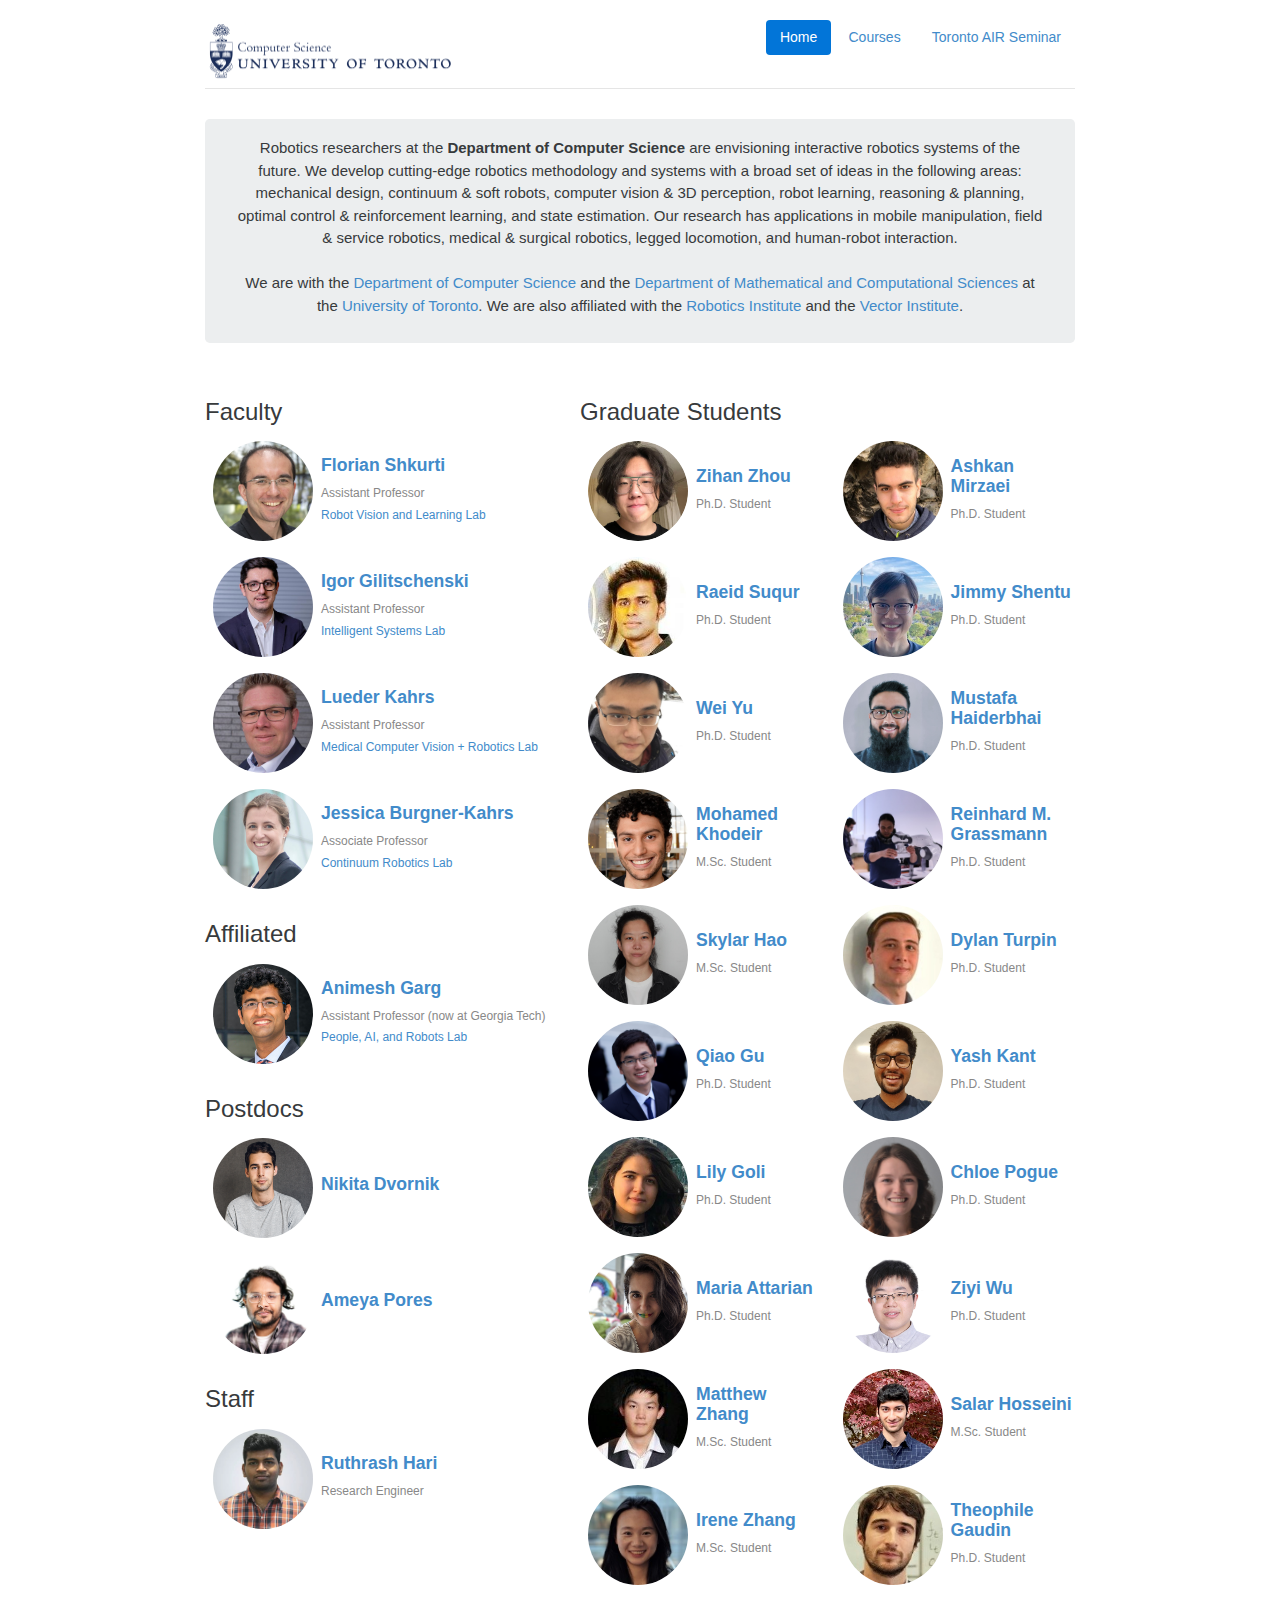
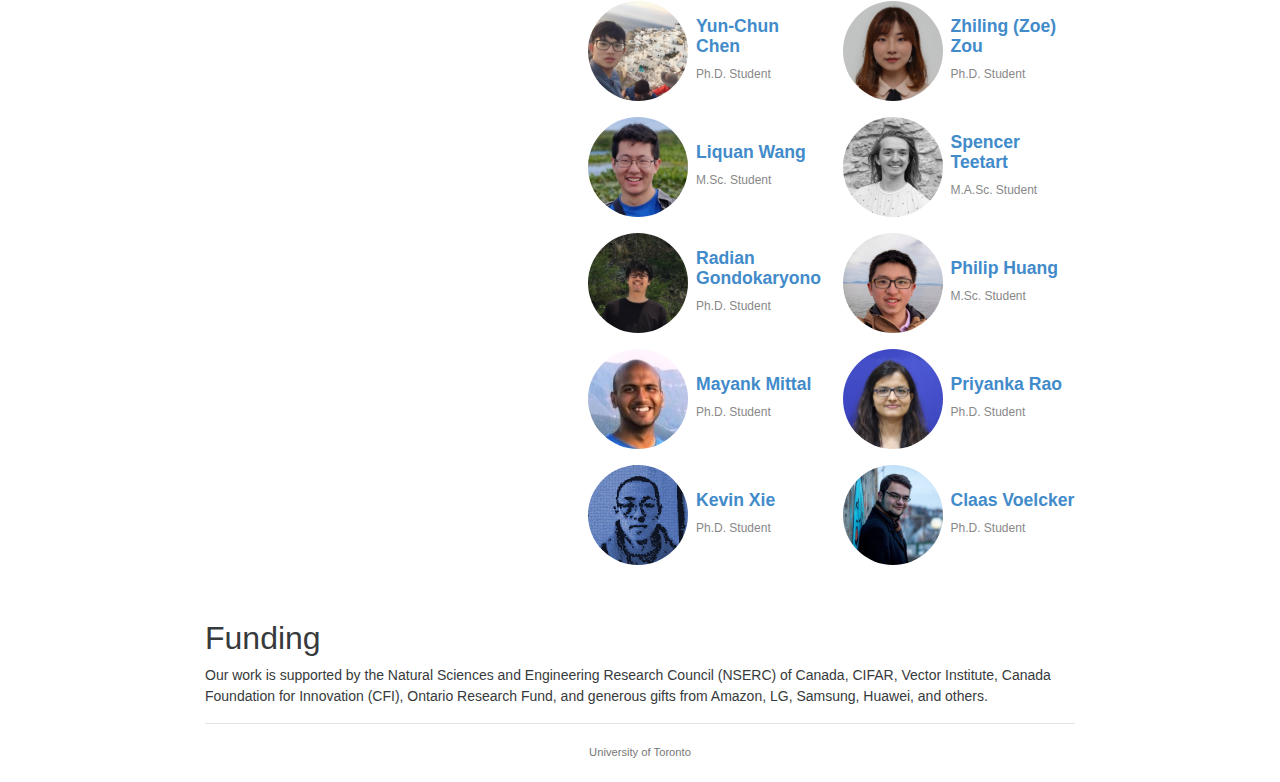
<file: index.html>
<!DOCTYPE html>
<html>

<head>
	<meta charset="utf-8">
	<title>UofT CS Robotics Group</title>
	<meta name="viewport" content="width=device-width, initial-scale=1.0">
	<link href="css/bootstrap.min.css" rel="stylesheet">
	<link href="css/sampa.css" rel="stylesheet">
	<link rel="alternate" type="application/atom+xml" title="Atom" href="blog/blog.xml">
	<link rel="stylesheet" href="https://maxcdn.bootstrapcdn.com/font-awesome/4.4.0/css/font-awesome.min.css">
	<link rel="shortcut icon" href="img/favicon.ico" type="image/vnd.microsoft.icon">
</head>

<body>

	<div class="container">
		<div class="header">
			<a href="https://robotics.cs.toronto.edu/">
				<img src="img/uoft-dcs-logo.png" srcset="img/uoft-dcs-logo.png 2x" alt="UofT DCS" id="logo">
			</a>

			<ul class="nav nav-pills pull-right">
				<li class="nav-item">
					<a class="nav-link active" href="index.html">
						Home
					</a>
				</li>
				<li class="nav-item">
					<a class="nav-link " href="courses.html">
						Courses
					</a>
				</li>
				<li class="nav-item">
					<!-- <a class="nav-link " href="reading_group.html"> -->
						<!-- temporary -->
						<a class="nav-link " href="https://robotics.cs.toronto.edu/toronto-air/">
					Toronto AIR Seminar
					</a>
				</li>
			</ul>

		</div>

		<div class="content">
			<div class="jumbotron">
				<p>					
					Robotics researchers at the <b>Department of Computer Science</b> are envisioning interactive robotics systems of the future. 
					We develop cutting-edge robotics methodology and systems with a broad set of ideas in the following areas:  mechanical design, continuum &amp; soft robots, computer vision &amp; 3D perception, robot learning, reasoning &amp; planning, optimal control &amp; reinforcement learning, and state estimation. Our research has applications in mobile manipulation, field &amp; service robotics, medical &amp; surgical robotics, legged locomotion, and human-robot interaction. 
					<br>
					<br>
					We are with the <a href="http://www.cs.toronto.edu/">Department of Computer Science</a> and the <a href="https://www.utm.utoronto.ca/math-cs-stats/home">Department of Mathematical and Computational Sciences</a> at the <a
					href="http://www.cs.toronto.edu/">University of Toronto</a>.
					We are also affiliated with the <a href="https://robotics.utoronto.ca/">Robotics Institute</a> and the <a href="https://vectorinstitute.ai/">Vector Institute</a>.
				</p>
			</div>

			<div class="row">
				<div class="col-md-5">

					<h3>Faculty</h3>
					<ul class="people faculty">
						<li>
							<a href="https://www.cs.toronto.edu/~jbk/">
								<img class="img-circle profile" src="img/people/jbk.png" />
							</a>
							<div class="person">
								<a href="https://www.cs.toronto.edu/~jbk/">
									<h4>Jessica Burgner-Kahrs</h4>
								</a>
								<p class="bio">Associate Professor <br /> <a href="https://crl.utm.utoronto.ca/">Continuum Robotics
								Lab</a></p>
							</div>
						</li>

						<li>
							<a href="http://www.cs.toronto.edu/~florian/">
								<img class="img-circle profile" src="img/people/florian.jpg" />
							</a>
							<div class="person">
								<a href="http://www.cs.toronto.edu/~florian/">
									<h4>Florian Shkurti</h4>
								</a>
								<p class="bio">Assistant Professor <br /> <a href="https://rvl.cs.toronto.edu">Robot Vision and Learning
								Lab</a></p>
							</div>
						</li>

						<li>
							<a href="https://www.gilitschenski.org/igor/">
								<img class="img-circle profile" src="img/people/igor.jpg" />
							</a>
							<div class="person">
								<a href="https://www.gilitschenski.org/igor/">
									<h4>Igor Gilitschenski</h4>
								</a>
								<p class="bio">Assistant Professor <br /> <a
									href="https://www.gilitschenski.org/igor/">Intelligent Systems Lab</a></p>
								</div>
							</li>

							<li>
								<a href="https://www.cs.toronto.edu/~lakahrs/">
									<img class="img-circle profile" src="img/people/lak.jpg" />
								</a>
								<div class="person">
									<a href="https://www.cs.toronto.edu/~lakahrs/">
										<h4>Lueder Kahrs</h4>
									</a>
									<p class="bio">Assistant Professor <br /> <a href="https://www.cs.toronto.edu/~lakahrs/">Medical
									Computer Vision + Robotics Lab</a></p>
								</div>
							</li>
						</ul>



						<h3>Affiliated</h3>
						<ul class="people postdoc">
							<li>
								<a href="https://animesh.garg.tech/">
									<img class="img-circle profile" src="img/people/garg.jpg" />
								</a>
								<div class="person">
									<a href="https://animesh.garg.tech/">
										<h4>Animesh Garg</h4>
									</a>
									<p class="bio">Assistant Professor (now at Georgia Tech) <br /> <a href="https://animesh.garg.tech/">People, AI, and Robots
									Lab</a></p>
								</div>
							</li>
						</ul>

						<h3>Postdocs</h3>
						<ul class="people postdoc">


							<li>
								<a href="http://nikita.dvornik.me">
									<img class="img-circle profile" src="img/people/nikita.png" />

								</a>
								<div class="person">
									<a href="http://nikita.dvornik.me">
										<h4>Nikita Dvornik</h4>
									</a>
								</div>
							</li>

							<li>
								<a href="https://ameyapores.github.io/">
									<img class="img-circle profile" src="img/people/ameya.jpeg" />

								</a>
								<div class="person">
									<a href="https://ameyapores.github.io/">
										<h4>Ameya Pores</h4>
									</a>
								</div>
							</li>

							
						</ul>

						<h3>Staff</h3>
						<ul class="people staff">
							<li>
								<a href="https://ruthrashhari.wixsite.com/ruthrash">
									<img class="img-circle profile" src="img/people/Ruthrash-Hari.jpeg" />
								</a>
								<div class="person">
									<a href="https://ruthrashhari.wixsite.com/ruthrash">
										<h4>Ruthrash Hari</h4>
									</a>
									<p class="bio">Research Engineer</p>
								</div>
							</li>
						</ul>
					</div>


					<div class="col-md-7">
						<h3>Graduate Students</h3>
						<ul class="people grad" id="gradStudents">
							<li>
								<a href="https://jmattarian.com/ "><img class="img-circle profile" src="img/people/maria.jpg"/></a>
								<div class="person">
									<a href="https://jmattarian.com/ "><h4>Maria Attarian</h4></a>
									<p class="bio">Ph.D. Student </p>
								</div>
							</li>

							<li>
								<a href="https://yunchunchen.github.io"><img class="img-circle profile" src="img/people/yun-chun.jpg"/></a>
								<div class="person">
									<a href="https://yunchunchen.github.io"><h4>Yun-Chun Chen</h4></a>
									<p class="bio">Ph.D. Student </p>
								</div>
							</li>

							<li>
								<a href="https://ch.linkedin.com/in/th%C3%A9ophile-gaudin-a4a29381/"/><img class="img-circle profile" src="img/people/theophile.jpeg"/></a>
								<div class="person">
									<a href="https://ch.linkedin.com/in/th%C3%A9ophile-gaudin-a4a29381/"/><h4>Theophile Gaudin</h4></a>
									<p class="bio">Ph.D. Student </p>
								</div>
							</li>

							<li>
								<a href="https://lilygoli.github.io/"><img class="img-circle profile" src="img/people/lily.jpg"/></a>
								<div class="person">
									<a href="https://lilygoli.github.io/"><h4>Lily Goli</h4></a>
									<p class="bio">Ph.D. Student </p>
								</div>
							</li>

							<li>
								<a href="https://www.linkedin.com/in/radian-gondokaryono/"><img class="img-circle profile" src="img/people/radian.jpg"/></a>
								<div class="person">
									<a href="https://www.linkedin.com/in/radian-gondokaryono/"><h4>Radian Gondokaryono</h4></a>
									<p class="bio">Ph.D. Student </p>
								</div>
							</li>

							<li>
								<a href="https://reinhardgrassmann.github.io/"><img class="img-circle profile" src="img/people/reinhard.jpg"/></a>
								<div class="person">
									<a href="https://reinhardgrassmann.github.io/"><h4>Reinhard M. Grassmann</h4></a>
									<p class="bio">Ph.D. Student </p>
								</div>
							</li>

							<li>
								<a href="https://georgegu1997.github.io/"><img class="img-circle profile" src="img/people/qiaogu.png"/></a>
								<div class="person">
									<a href="https://georgegu1997.github.io/"><h4>Qiao Gu</h4></a>
									<p class="bio">Ph.D. Student </p>
								</div>
							</li>

							<li>
								<a href="https://mustafahdb.com"><img class="img-circle profile" src="img/people/mustafa.jpg"/></a>
								<div class="person">
									<a href="https://mustafahdb.com"><h4>Mustafa Haiderbhai</h4></a>
									<p class="bio">Ph.D. Student </p>
								</div>
							</li>

							<li>
								<a href=""><img class="img-circle profile" src="img/people/skylar.png"/></a>
								<div class="person">
									<a href=""><h4>Skylar Hao</h4></a>
									<p class="bio">M.Sc. Student </p>
								</div>
							</li>

							<li>
								<a href="https://salarios77.github.io/"><img class="img-circle profile" src="img/people/salar.jpg"/></a>
								<div class="person">
									<a href="https://salarios77.github.io/"><h4>Salar Hosseini</h4></a>
									<p class="bio">M.Sc. Student </p>
								</div>
							</li>

							<li>
								<a href="https://philip-huang.github.io/"><img class="img-circle profile" src="img/people/philip.jpg"/></a>
								<div class="person">
									<a href="https://philip-huang.github.io/"><h4>Philip Huang</h4></a>
									<p class="bio">M.Sc. Student </p>
								</div>
							</li>

							<li>
								<a href="https://yashkant.github.io/"><img class="img-circle profile" src="img/people/yash.jpg"/></a>
								<div class="person">
									<a href="https://yashkant.github.io/"><h4>Yash Kant</h4></a>
									<p class="bio">Ph.D. Student </p>
								</div>
							</li>  

							<li>
								<a href="https://khodeir.github.io"><img class="img-circle profile" src="img/people/mk.png"/></a>
								<div class="person">
									<a href="https://khodeir.github.io"><h4>Mohamed Khodeir</h4></a>
									<p class="bio">M.Sc. Student </p>
								</div>
							</li>

							<li>
								<a href="https://crl.utm.utoronto.ca/team/spencer_redux.html">
									<img class="img-circle profile" src="img/people/spencer.jpg"/></a>
								<div class="person">
									<a href="https://crl.utm.utoronto.ca/team/spencer_redux.html">
										<h4>Spencer Teetart</h4></a>
									<p class="bio">M.A.Sc. Student </p>
								</div>
							</li>

							<li>
								<a href="https://tisl.cs.toronto.edu/author/ashkan-mirzaei/">
								<img class="img-circle profile" src="img/people/ashkan.jpg"/>
								</a>
								<div class="person">
								<a href="https://tisl.cs.toronto.edu/author/ashkan-mirzaei/"><h4>Ashkan Mirzaei</h4></a>
								<p class="bio">Ph.D. Student </p>
								</div>
							</li>

							<li>
								<a href="https://mayankm96.github.io/">
									<img class="img-circle profile" src="img/people/mayank.jpeg"/>
								</a>
								<div class="person">
									<a href="https://mayankm96.github.io/"/>                  
									<h4>Mayank Mittal</h4>                
								</a>                
								<p class="bio">Ph.D. Student </p>
								</div>
							</li>
    
                            <li>
								<a href="https://crl.utm.utoronto.ca/team/chloe.html">
									<img class="img-circle profile" src="img/people/chloe.jpg"/>
								</a>
								<div class="person">
									<a href="https://crl.utm.utoronto.ca/team/chloe.html">
										<h4>Chloe Pogue</h4>
									</a>
									<p class="bio">Ph.D. Student </p>
								</div>
							</li>


							<li>
								<a href="https://crl.utm.utoronto.ca/team/priyanka.html">
									<img class="img-circle profile" src="img/people/priyanka.jpg"/>
								</a>
								<div class="person">
									<a href="https://crl.utm.utoronto.ca/team/priyanka.html">
										<h4>Priyanka Rao</h4>
									</a>
									<p class="bio">Ph.D. Student </p>
								</div>
							</li>

							<li>
								<a href="https://crl.utm.utoronto.ca/team/jimmy.html">
									<img class="img-circle profile" src="img/people/jimmy.jpeg"/>
								</a>
								<div class="person">
									<a href="https://crl.utm.utoronto.ca/team/jimmy.html">
										<h4>Jimmy Shentu</h4>
									</a>
									<p class="bio">Ph.D. Student </p>
								</div>
							</li>

							
							<li>
								<a href="https://www.cs.toronto.edu/~raeidsaqur/"/>
								<img class="img-circle profile" src="img/people/raeid.jpeg"/>
								</a>
								<div class="person">
								<a href="https://www.cs.toronto.edu/~raeidsaqur/"/> 
								<h4>Raeid Suqur</h4>
								</a>                
								<p class="bio">Ph.D. Student </p>
								</div>
							</li>

							<li>
								<a href="http://www.cs.toronto.edu/~dylanturpin/">
								<img class="img-circle profile" src="img/people/dylan.jpeg"/>
								</a>
								<div class="person">
								<a href="http://www.cs.toronto.edu/~dylanturpin/">
									<h4>Dylan Turpin</h4>
								</a>
								<p class="bio">Ph.D. Student </p>
								</div>
							</li>

							<li>
								<a href="https://cvoelcker.de/page/about/">
								<img class="img-circle profile" src="img/people/claas.jpg"/>
								</a>
								<div class="person">
								<a href="https://cvoelcker.de/page/about/">
									<h4>Claas Voelcker</h4>
								</a>
								<p class="bio">Ph.D. Student </p>
								</div>
							</li>

							<li>
								<a href="https://www.linkedin.com/in/liquan-wang-a37634196/?originalSubdomain=ca">
								<img class="img-circle profile" src="img/people/liquan.jpeg"/>
								</a>
								<div class="person">
								<a href="https://www.linkedin.com/in/liquan-wang-a37634196/?originalSubdomain=ca"/>
								<h4>Liquan Wang</h4>
								</a>
								<p class="bio">M.Sc. Student </p>
								</div>
							</li>

							<li>
								<a href="https://wuziyi616.github.io/">
								<img class="img-circle profile" src="img/people/ziyi.jpg"/>
								</a>
								<div class="person">
								<a href="https://wuziyi616.github.io/">
									<h4>Ziyi Wu</h4>
								</a>
								<p class="bio">Ph.D. Student </p>
								</div>
							</li>

							<li>
								<a href="https://kevincxie.github.io/">
								<img class="img-circle profile" src="img/people/kevin.jpg"/>
								</a>
								<div class="person">
								<a href="https://kevincxie.github.io/">
									<h4>Kevin Xie</h4>
								</a>
								<p class="bio">Ph.D. Student </p>
								</div>
							</li>

							<li>
								<a href="https://www.linkedin.com/in/wei-yu-935115179/">
								<img class="img-circle profile" src="img/people/wei.jpeg"/>
								</a>
								<div class="person">
								<a href="https://www.linkedin.com/in/wei-yu-935115179/">
									<h4>Wei Yu</h4>
								</a>
								<p class="bio">Ph.D. Student </p>
								</div>
							</li>

							<li>
								<a href="https://scholar.google.com/citations?user=Y1y2jdoAAAAJ&hl=en">
								<img class="img-circle profile" src="img/people/matthew-zhang.jpeg"/>
								</a>
								<div class="person">
								<a href="https://scholar.google.com/citations?user=Y1y2jdoAAAAJ&hl=en"/>
								<h4>Matthew Zhang</h4>
								</a>
								<p class="bio">M.Sc. Student </p>
								</div>
							</li>

							<li>
								<a href="http://irenezhang30.github.io/">
									<img class="img-circle profile" src="img/people/irene.jpeg"/>
								</a>
								<div class="person">
									<a href="http://irenezhang30.github.io/"/>                   
									<h4>Irene Zhang</h4>
								</a> 
								<p class="bio">M.Sc. Student </p>
								</div>
							</li>

							<li>
								<a href="https://zihan.page/">
									<img class="img-circle profile" src="img/people/zihan.png"/>
								</a>
								<div class="person">
									<a href="https://zihan.page/">
										<h4>Zihan Zhou</h4>
									</a>
									<p class="bio">Ph.D. Student </p>
								</div>
							</li>

                            <li>
								<a href="">
									<img class="img-circle profile" src="img/people/zoe.jpg"/>
								</a>
								<div class="person">
									<a href="">
										<h4>Zhiling (Zoe) Zou</h4>
									</a>
									<p class="bio">Ph.D. Student </p>
								</div>
							</li>

					</ul>
					</div>
					</div>

<h2>Funding</h2>
<p>
	Our work is supported by the Natural Sciences and Engineering Research Council (NSERC) of Canada, CIFAR, Vector
	Institute, Canada Foundation for Innovation (CFI), Ontario Research Fund, and generous gifts from Amazon, LG,
	Samsung, Huawei, and others.
</p>
</div>


<div class="footer">
	<p>
		<a href="http://www.toronto.edu/">University of Toronto</a>
	</p>
</div>

</div> <!-- /container -->

<!-- Support retina images. -->
<script type="text/javascript" src="js/srcset-polyfill.js"></script>
<script src="https://ajax.googleapis.com/ajax/libs/jquery/2.1.4/jquery.min.js"></script>
<script src="js/bootstrap.min.js"></script>

<!-- Shuffle People Lists to avoid name bias -->
<script src="js/shuffleList.js"></script>

</body>

</html>
</file>
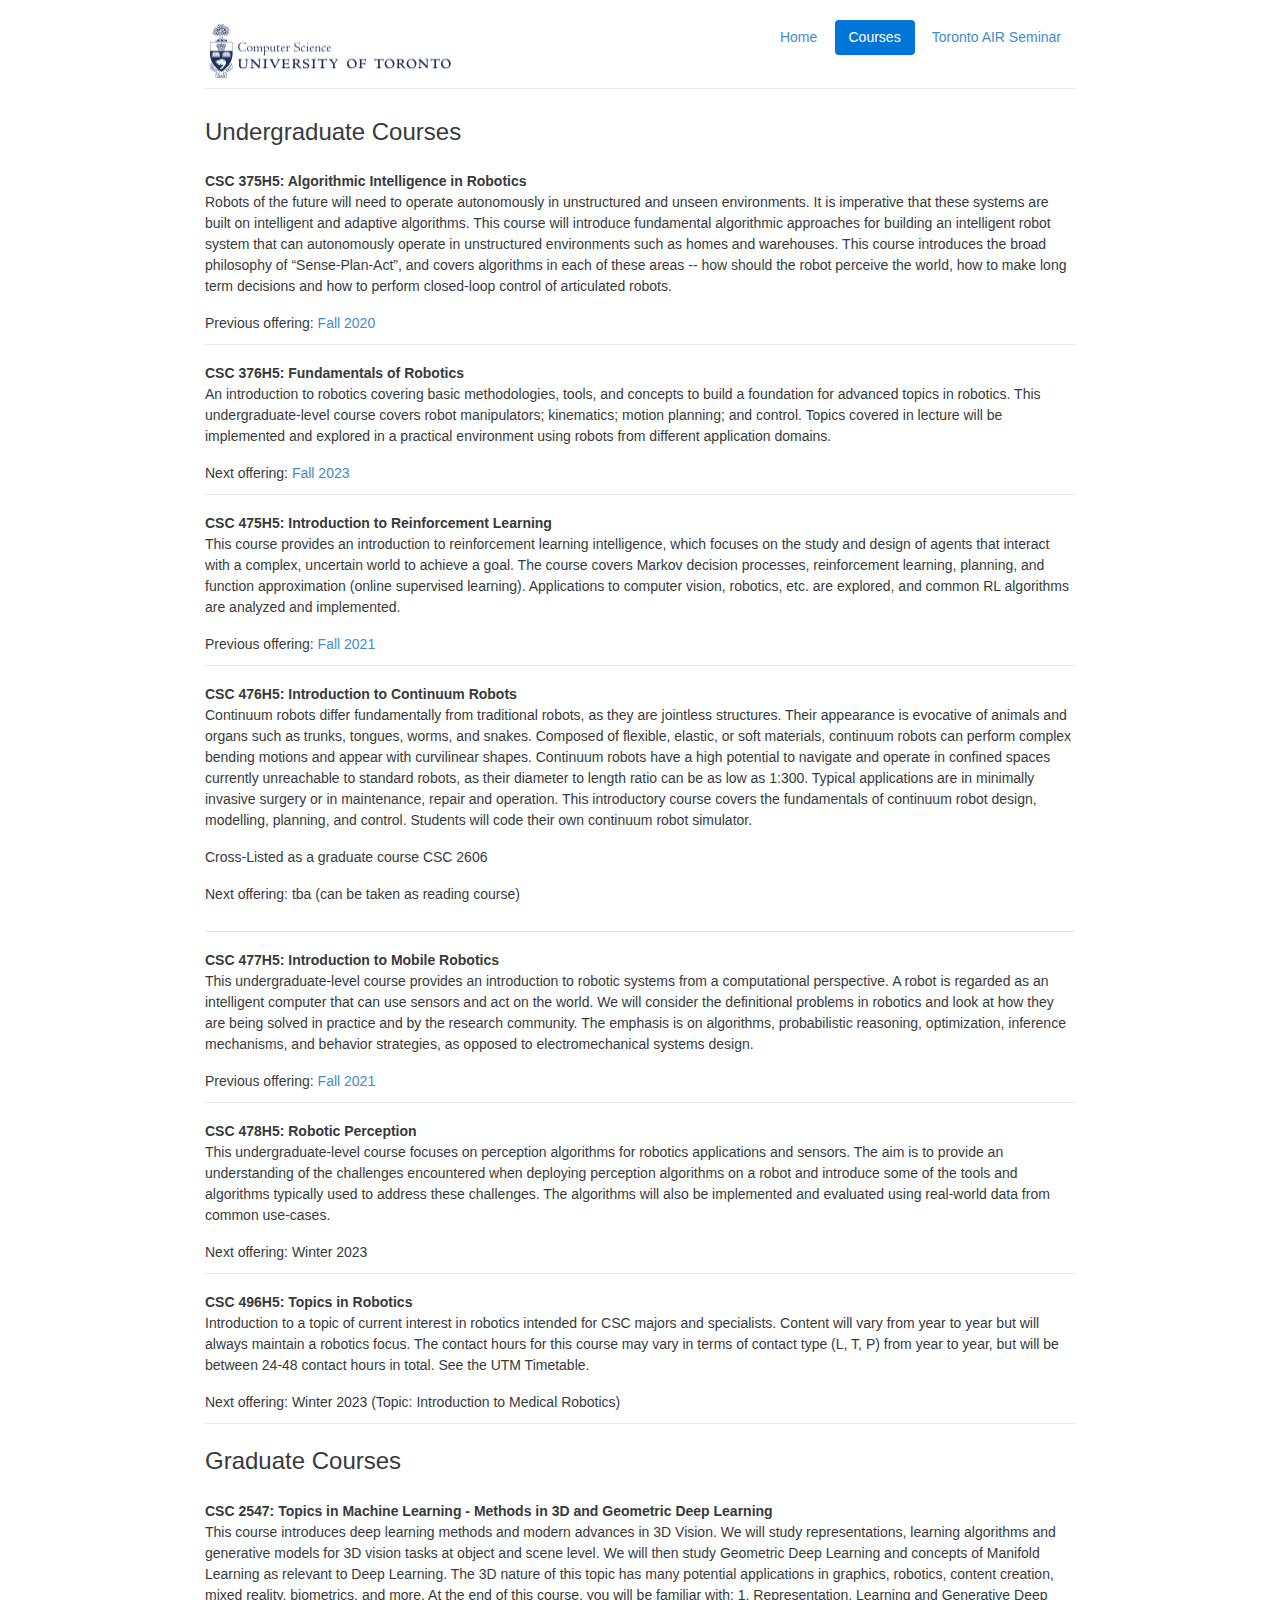
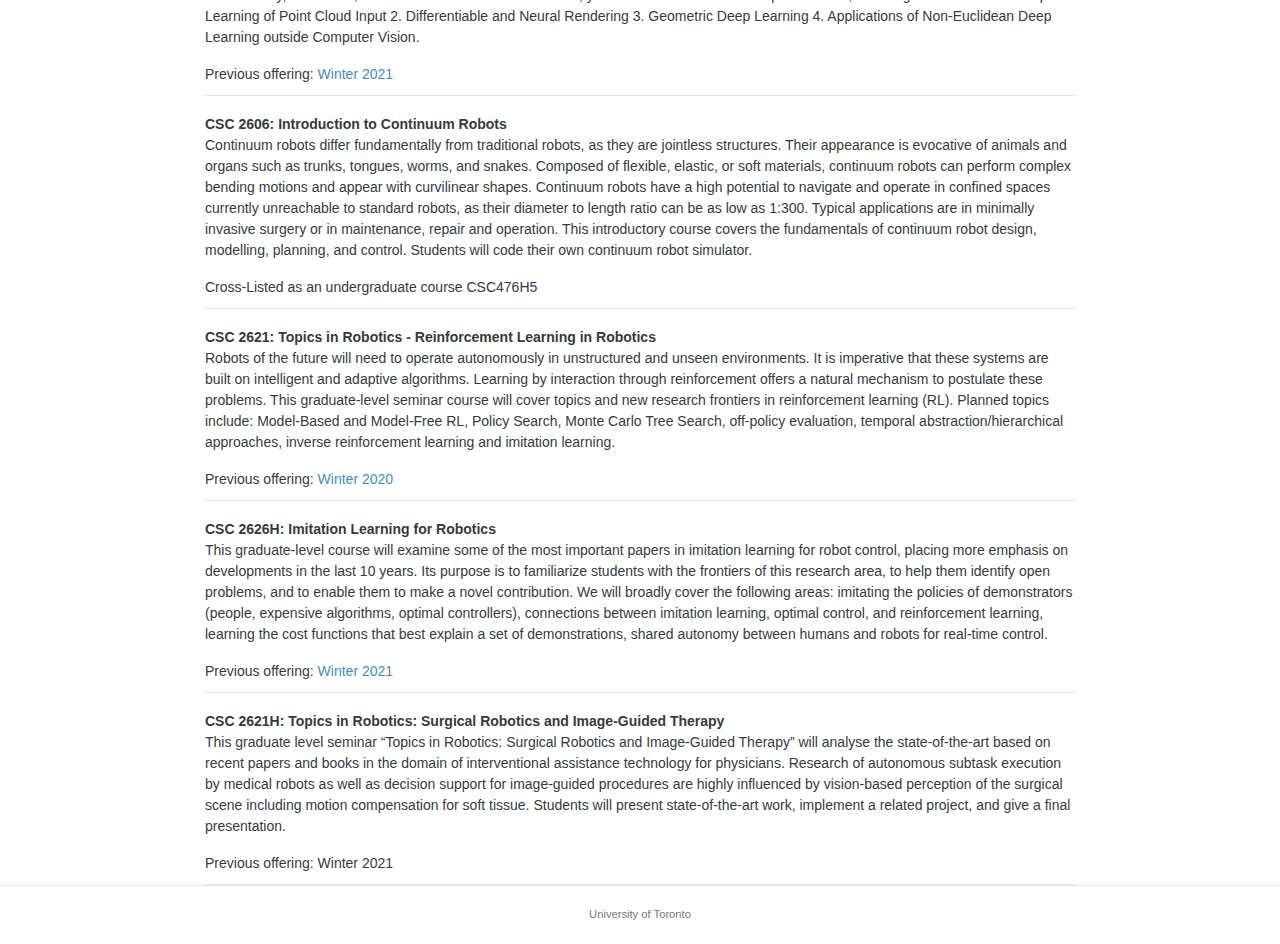
<file: courses.html>
<!DOCTYPE html>
<html>

<head>
	<meta charset="utf-8">
	<title>UofT CS Robotics Group</title>
	<meta name="viewport" content="width=device-width, initial-scale=1.0">
	<link href="css/bootstrap.min.css" rel="stylesheet">
	<link href="css/sampa.css" rel="stylesheet">
	<link rel="alternate" type="application/atom+xml" title="Atom" href="blog/blog.xml">
	<link rel="stylesheet" href="https://maxcdn.bootstrapcdn.com/font-awesome/4.4.0/css/font-awesome.min.css">
	<link rel="shortcut icon" href="img/favicon.ico" type="image/vnd.microsoft.icon">
</head>

<body>
	<div class="container">
		<div class="header">
			<a href="https://robotics.cs.toronto.edu/">
				<img src="img/uoft-dcs-logo.png" srcset="img/uoft-dcs-logo.png 2x" alt="UofT DCS" id="logo">
			</a>

			<ul class="nav nav-pills pull-right">
				<li class="nav-item">
					<a class="nav-link " href="index.html">
						Home
					</a>
				</li>
				<li class="nav-item">
						<a class="nav-link active " href="courses.html">
						Courses
					</a>
				</li>
				<li class="nav-item">
					<!-- <a class="nav-link " href="reading_group.html"> -->
						<!-- temporary -->
						<a class="nav-link " href="https://robotics.cs.toronto.edu/toronto-air/">
						Toronto AIR Seminar
					</a>
				</li>
			</ul>

		</div>


<!-- LIST OF UNDERGRADUATE COURSES Ordered by Course Number -->
		<div class="content">
			<h3>Undergraduate Courses</h3>

			<div class="content-card">
				<b>CSC 375H5: Algorithmic Intelligence in Robotics</b>
				<p>
					Robots of the future will need to operate autonomously in unstructured and unseen environments. It is imperative that these systems are built on intelligent and adaptive algorithms. This course will introduce fundamental algorithmic approaches for building an intelligent robot system that can autonomously operate in unstructured environments such as homes and warehouses. This course introduces the broad philosophy of “Sense-Plan-Act”, and covers algorithms in each of these areas -- how should the robot perceive the world, how to make long term decisions and how to perform closed-loop control of articulated robots.
				</p>
				Previous offering: <a href="https://www.pair.toronto.edu/csc375-f20/">Fall 2020</a>  
			</div>

			<div class="content-card">
				<b>CSC 376H5: Fundamentals of Robotics</b>		      
				<p>
					An introduction to robotics covering basic methodologies, tools, and concepts to build a foundation for advanced topics in robotics. This undergraduate-level course covers robot manipulators; kinematics; motion planning; and control. Topics covered in lecture will be implemented and explored in a practical environment using robots from different application domains.
				</p>
                Next offering: <a href="https://crl.utm.utoronto.ca/teaching/">Fall 2023</a>
			</div>

			<div class="content-card">
				<b>CSC 475H5: Introduction to Reinforcement Learning</b>
				<p>
					This course provides an introduction to reinforcement learning intelligence, which focuses on the study and design of agents that interact with a complex, uncertain world to achieve a goal. The course covers Markov decision processes, reinforcement learning, planning, and function approximation (online supervised learning). Applications to computer vision, robotics, etc. are explored, and common RL algorithms are analyzed and implemented.
				</p>
				Previous offering: 
				<a href="https://www.pair.toronto.edu/csc498-f21/">Fall 2021</a>  
			</div>

			<div class="content-card">
				<b>CSC 476H5: Introduction to Continuum Robots</b>
				<p>
					Continuum robots differ fundamentally from traditional robots, as they are jointless structures. Their appearance is evocative of animals and organs such as trunks, tongues, worms, and snakes. Composed of flexible, elastic, or soft materials, continuum robots can perform complex bending motions and appear with curvilinear shapes. Continuum robots have a high potential to navigate and operate in confined spaces currently unreachable to standard robots, as their diameter to length ratio can be as low as 1:300. Typical applications are in minimally invasive surgery or in maintenance, repair and operation. This introductory course covers the fundamentals of continuum robot design, modelling, planning, and control. Students will code their own continuum robot simulator.
				</p>
				<p>Cross-Listed as a graduate course CSC 2606</p>
				<p>Next offering: tba (can be taken as reading course)</p>
			</div>

			<div class="content-card">
				<b>CSC 477H5: Introduction to Mobile Robotics</b>
				<p>
					This undergraduate-level course provides an introduction to robotic systems from a computational perspective. A robot is regarded as an intelligent computer that can use sensors and act on the world. We will consider the definitional problems in robotics and look at how they are being solved in practice and by the research community. The emphasis is on algorithms, probabilistic reasoning, optimization, inference mechanisms, and behavior strategies, as opposed to electromechanical systems design.
				</p>
				Previous offering: <a href="http://www.cs.toronto.edu/~florian/courses/csc477_fall21/">Fall 2021</a>  
			</div>

			<div class="content-card">
				<b>CSC 478H5: Robotic Perception</b>
				<p>
					This undergraduate-level course focuses on perception algorithms for robotics applications and sensors. The aim is to provide an understanding of the challenges encountered when deploying perception algorithms on a robot and introduce some of the tools and algorithms typically used to address these challenges. The algorithms will also be implemented and evaluated using real-world data from common use-cases.
				</p>
				Next offering: Winter 2023  
			</div>

			<div class="content-card">
				<b>CSC 496H5: Topics in Robotics</b>
				<p>
					Introduction to a topic of current interest in robotics intended for CSC majors and specialists. Content will vary from year to year but will always maintain a robotics focus. The contact hours for this course may vary in terms of contact type (L, T, P) from year to year, but will be between 24-48 contact hours in total. See the UTM Timetable.
				</p>
				Next offering: Winter 2023 (Topic: Introduction to Medical Robotics)  
			</div>


		</div>


<!-- LIST OF GRADUATE COURSES Ordered by Course Number -->
		<div class="content">
			<h3>Graduate Courses</h3>

			<div class="content-card">
				<b>CSC 2547: Topics in Machine Learning - Methods in 3D and Geometric Deep Learning</b>
				<p>
					This course introduces deep learning methods and modern advances in 3D Vision. We will study representations, learning algorithms and generative models for 3D vision tasks at object and scene level. We will then study Geometric Deep Learning and concepts of Manifold Learning as relevant to Deep Learning. The 3D nature of this topic has many potential applications in graphics, robotics, content creation, mixed reality, biometrics, and more. At the end of this course, you will be familiar with: 1. Representation, Learning and Generative Deep Learning of Point Cloud Input 2. Differentiable and Neural Rendering 3. Geometric Deep Learning 4. Applications of Non-Euclidean Deep Learning outside Computer Vision.
				</p>
				Previous offering: <a href="http://www.pair.toronto.edu/csc2547-w21/">Winter 2021</a>  
			</div>
            
            <div class="content-card">
				<b>CSC 2606: Introduction to Continuum Robots</b>
				<p>
					Continuum robots differ fundamentally from traditional robots, as they are jointless structures. Their appearance is evocative of animals and organs such as trunks, tongues, worms, and snakes. Composed of flexible, elastic, or soft materials, continuum robots can perform complex bending motions and appear with curvilinear shapes. Continuum robots have a high potential to navigate and operate in confined spaces currently unreachable to standard robots, as their diameter to length ratio can be as low as 1:300. Typical applications are in minimally invasive surgery or in maintenance, repair and operation. This introductory course covers the fundamentals of continuum robot design, modelling, planning, and control. Students will code their own continuum robot simulator.
				</p>
				Cross-Listed as an undergraduate course CSC476H5
			</div>

			<div class="content-card">
				<b>CSC 2621: Topics in Robotics - Reinforcement Learning in Robotics</b>
				<p>
					Robots of the future will need to operate autonomously in unstructured and unseen environments. It is imperative that these systems are built on intelligent and adaptive algorithms. Learning by interaction through reinforcement offers a natural mechanism to postulate these problems. This graduate-level seminar course will cover topics and new research frontiers in reinforcement learning (RL). Planned topics include: Model-Based and Model-Free RL, Policy Search, Monte Carlo Tree Search, off-policy evaluation, temporal abstraction/hierarchical approaches, inverse reinforcement learning and imitation learning.
				</p>
				Previous offering: <a href="http://www.pair.toronto.edu/csc2621-w20/#">Winter 2020</a>  
			</div>

			<div class="content-card">
				<b>CSC 2626H: Imitation Learning for Robotics</b>
				<p>
					This graduate-level course will examine some of the most important papers in imitation learning for robot control,
					placing more emphasis on developments in the last 10 years. Its purpose is to familiarize students with the frontiers of
					this research area, to help them identify open problems, and to enable them to make a novel contribution.
					We will broadly cover the following areas: imitating the policies of demonstrators (people, expensive algorithms,
					optimal controllers), connections between imitation learning, optimal control, and reinforcement learning,
					learning the cost functions that best explain a set of demonstrations, shared autonomy between humans and robots
					for real-time control.
				</p>
				Previous offering: <a href="http://www.cs.toronto.edu/~florian/courses/csc2626w21/">Winter 2021</a>  
			</div>

			<div class="content-card">
				<b>CSC 2621H: Topics in Robotics: Surgical Robotics and Image-Guided Therapy</b>
				<p>
					This graduate level seminar “Topics in Robotics: Surgical Robotics and Image-Guided Therapy” will analyse the state-of-the-art based on recent papers and books in the domain of interventional assistance technology for physicians. Research of autonomous subtask execution by medical robots as well as decision support for image-guided procedures are highly influenced by vision-based perception of the surgical scene including motion compensation for soft tissue. Students will present state-of-the-art work, implement a related project, and give a final presentation.
				</p>
				Previous offering: Winter 2021
			</div>
		</div>

</div>


<div class="footer">
	<p>
		<a href="http://www.toronto.edu/">University of Toronto</a>
	</p>
</div>

</div> <!-- /container -->

<!-- Support retina images. -->
<script type="text/javascript" src="js/srcset-polyfill.js"></script>
<script src="https://ajax.googleapis.com/ajax/libs/jquery/2.1.4/jquery.min.js"></script>
<script src="js/bootstrap.min.js"></script>

</body>

</html>
</file>
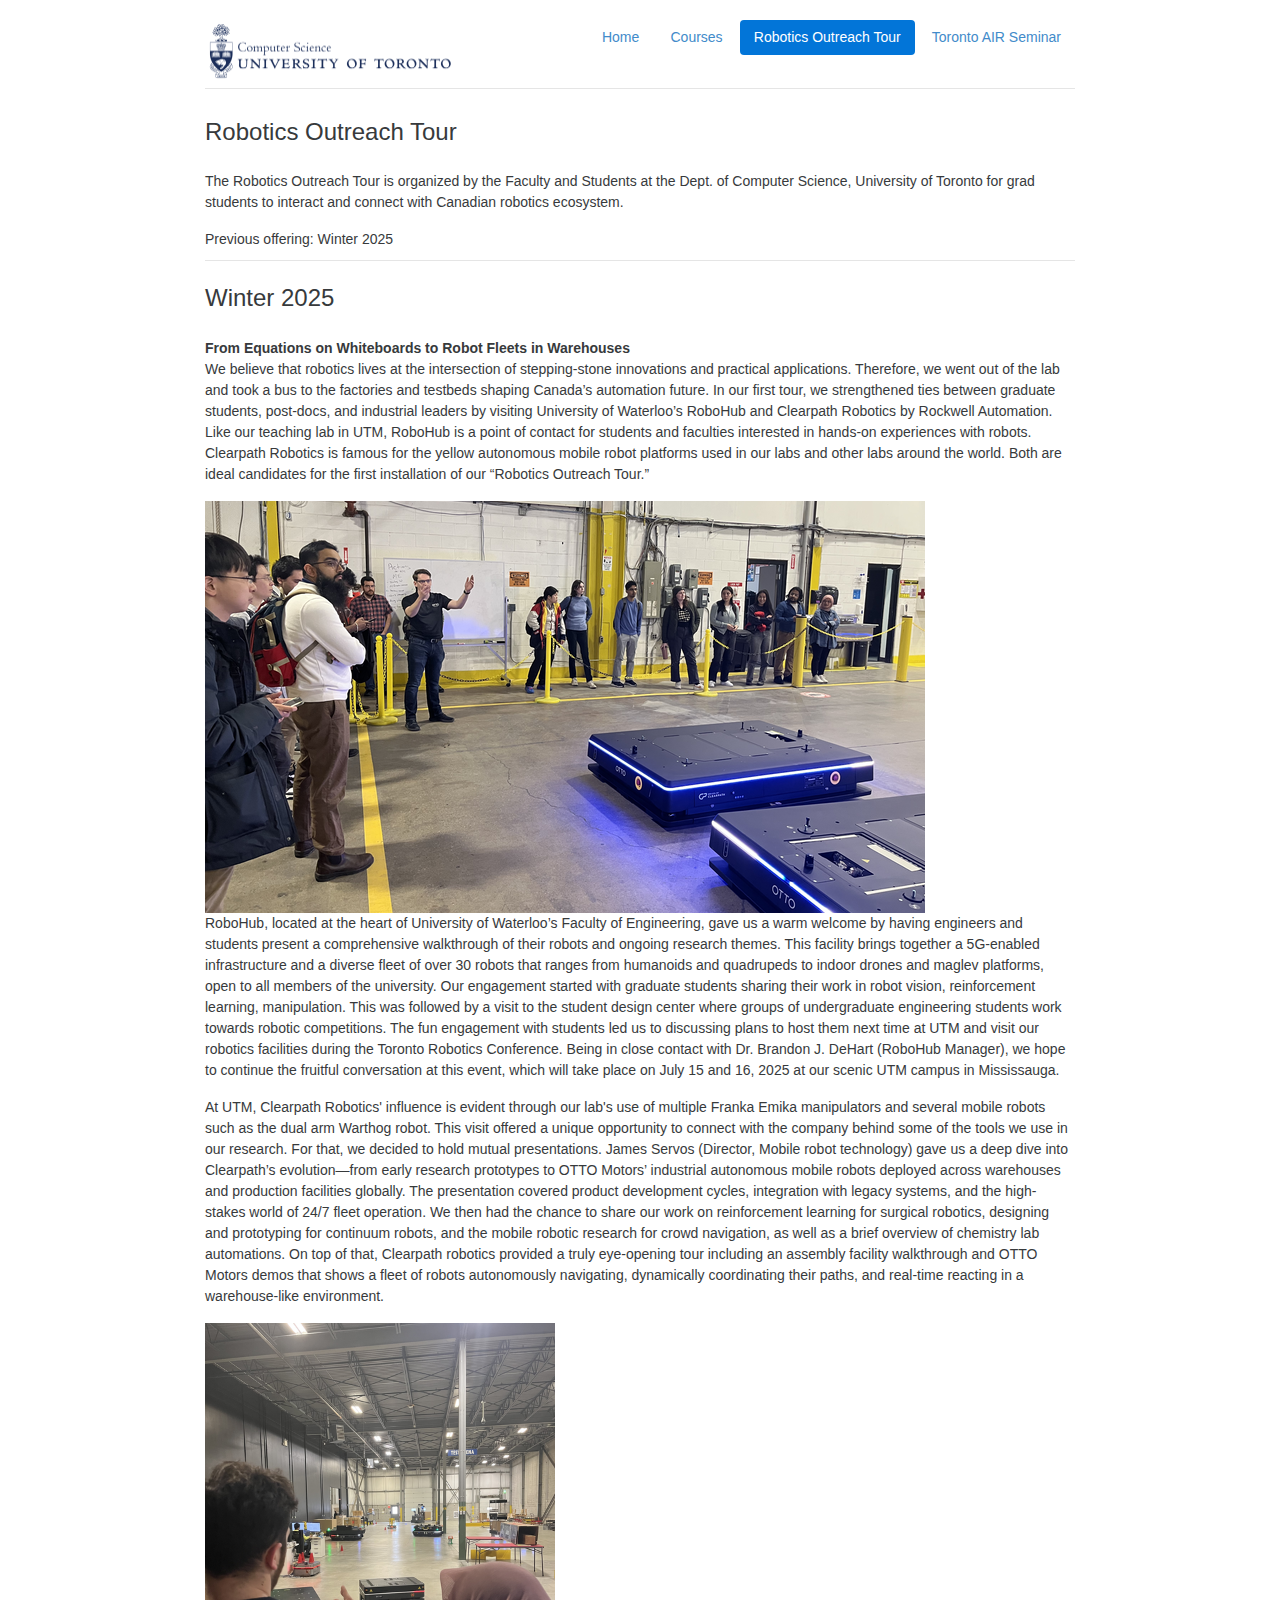
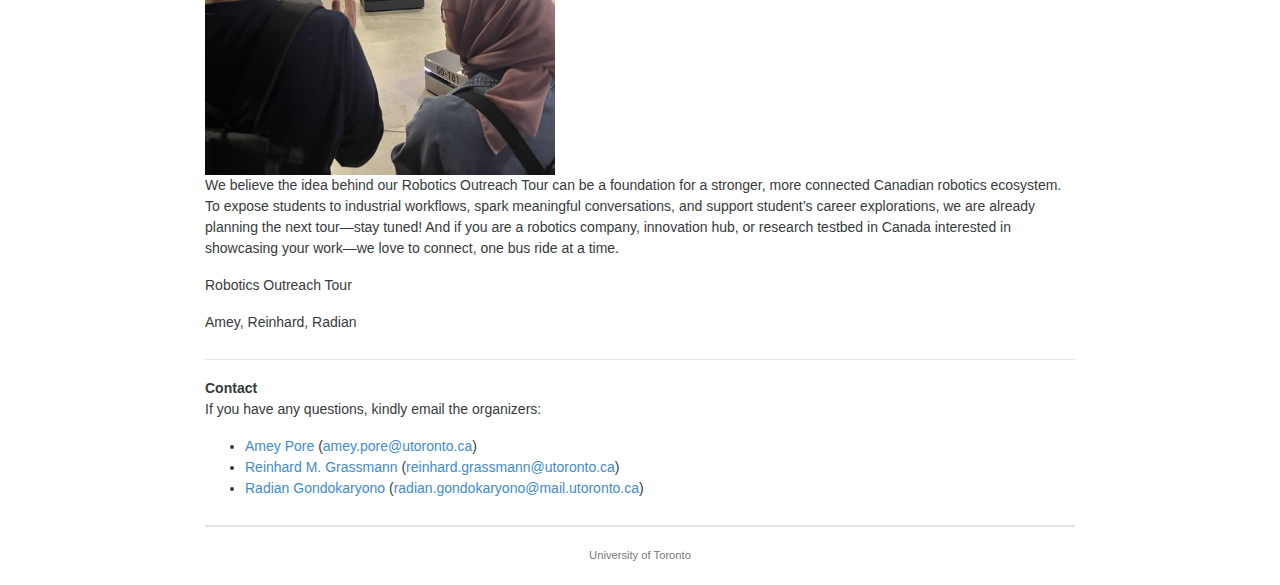
<file: outreach.html>
<!DOCTYPE html>
<html>

<head>
	<meta charset="utf-8">
	<title>Robotics Outreach Tour</title>
	<meta name="viewport" content="width=device-width, initial-scale=1.0">
	<link href="css/bootstrap.min.css" rel="stylesheet">
	<link href="css/sampa.css" rel="stylesheet">
	<link rel="alternate" type="application/atom+xml" title="Atom" href="blog/blog.xml">
	<link rel="stylesheet" href="https://maxcdn.bootstrapcdn.com/font-awesome/4.4.0/css/font-awesome.min.css">
	<link rel="shortcut icon" href="img/favicon.ico" type="image/vnd.microsoft.icon">
</head>

<body>
	<div class="container">
		<div class="header">
			<a href="https://robotics.cs.toronto.edu/">
				<img src="img/uoft-dcs-logo.png" srcset="img/uoft-dcs-logo.png 2x" alt="UofT DCS" id="logo">
			</a>

			<ul class="nav nav-pills pull-right">
				<li class="nav-item">
					<a class="nav-link" href="index.html">
						Home
					</a>
				</li>
				<li class="nav-item">
						<a class="nav-link" href="courses.html">
						Courses
					</a>
				</li>
				<li class="nav-item">
						<a class="nav-link active" href="outreach.html">
						Robotics Outreach Tour
					</a>
				</li>
				<li class="nav-item">
					<!-- <a class="nav-link " href="reading_group.html"> -->
						<!-- temporary -->
						<a class="nav-link" href="https://robotics.cs.toronto.edu/toronto-air/">
						Toronto AIR Seminar
					</a>
				</li>
			</ul>

		</div>


<!-- Brief description of Robotics Outreach Tour (ROT) -->
		<div class="content">
			<h3>Robotics Outreach Tour</h3>

			<div class="content-card">
				<p>
					The Robotics Outreach Tour is organized by the Faculty and Students at the Dept. of Computer Science,
					University of Toronto for grad students to interact and connect with Canadian robotics ecosystem.
				</p>
				Previous offering: Winter 2025
			</div>


<!-- LIST OF OUTREACHES Ordered by date -->
		<div class="content">
			<h3>Winter 2025</h3>

			<div class="content-card">
				<b>From Equations on Whiteboards to Robot Fleets in Warehouses </b>
				<p>
					We believe that robotics lives at the intersection of stepping-stone innovations and practical applications.
					Therefore, we went out of the lab and took a bus to the factories and testbeds shaping Canada’s automation future.
					In our first tour, we strengthened ties between graduate students, post-docs, and industrial leaders by visiting University of Waterloo’s RoboHub and Clearpath Robotics by Rockwell Automation.
					Like our teaching lab in UTM, RoboHub is a point of contact for students and faculties interested in hands-on experiences with robots.
					Clearpath Robotics is famous for the yellow autonomous mobile robot platforms used in our labs and other labs around the world.
					Both are ideal candidates for the first installation of our “Robotics Outreach Tour.”
				</p>

				<img src="img/rot/rot_2025winter_fleet.png" alt="James shows two autonomous mobile robot platforms">

				<p>
					RoboHub, located at the heart of University of Waterloo’s Faculty of Engineering, gave us a warm welcome by having engineers and students present a comprehensive walkthrough of their robots and ongoing research themes.
					This facility brings together a 5G-enabled infrastructure and a diverse fleet of over 30 robots that ranges from humanoids and quadrupeds to indoor drones and maglev platforms, open to all members of the university.
					Our engagement started with graduate students sharing their work in robot vision, reinforcement learning, manipulation.
					This was followed by a visit to the student design center where groups of undergraduate engineering students work towards robotic competitions.
					The fun engagement with students led us to discussing plans to host them next time at UTM and visit our robotics facilities during the Toronto Robotics Conference.
					Being in close contact with Dr. Brandon J. DeHart (RoboHub Manager),
					we hope to continue the fruitful conversation at this event, which will take place on July 15 and 16, 2025 at our scenic UTM campus in Mississauga.
				</p>

				<p>
					At UTM, Clearpath Robotics' influence is evident through our lab's use of multiple Franka Emika manipulators and several mobile robots such as the dual arm Warthog robot.
					This visit offered a unique opportunity to connect with the company behind some of the tools we use in our research.
					For that, we decided to hold mutual presentations.
					James Servos (Director, Mobile robot technology) gave us a deep dive into Clearpath’s evolution—from early research prototypes to OTTO Motors’ industrial autonomous mobile robots deployed across warehouses and production facilities globally.
					The presentation covered product development cycles, integration with legacy systems, and the high-stakes world of 24/7 fleet operation.
					We then had the chance to share our work on reinforcement learning for surgical robotics, designing and prototyping for continuum robots, and the mobile robotic research for crowd navigation, as well as a brief overview of chemistry lab automations.
					On top of that, Clearpath robotics provided a truly eye-opening tour including an assembly facility walkthrough and OTTO Motors demos that shows a fleet of robots autonomously navigating, dynamically coordinating their paths, and real-time reacting in a warehouse-like environment.
				</p>

				<img src="img/rot/rot_2025winter_discussion.png" alt="Clearpath engineer and grad student have a discussion" width="350">

				<p>
					We believe the idea behind our Robotics Outreach Tour can be a foundation for a stronger, more connected Canadian robotics ecosystem.
					To expose students to industrial workflows, spark meaningful conversations, and support student’s career explorations, we are already planning the next tour—stay tuned!
					And if you are a robotics company, innovation hub, or research testbed in Canada interested in showcasing your work—we love to connect, one bus ride at a time.
				</p>

				<p>
					Robotics Outreach Tour
				</p>

				<p>
					Amey, Reinhard, Radian
				</p>
			</div>
            
            <div class="content-card">
				<b>Contact</b>
				<p>
					If you have any questions, kindly email the organizers:
				</p>
				<ul>
				<li>
					<a href="https://ameyapores.github.io/">Amey Pore</a>
					(<a href="mailto:amey.pore@utoronto.ca">amey.pore@utoronto.ca</a>)
				</li>
				<li>
					<a href="https://reinhardgrassmann.github.io/">Reinhard M. Grassmann</a>
					(<a href="mailto:reinhard.grassmann@utoronto.ca">reinhard.grassmann@utoronto.ca</a>)
				</li>
				<li>
					<a href="https://radiang.github.io/">Radian Gondokaryono</a>
					(<a href="mailto:radian.gondokaryono@mail.utoronto.ca">radian.gondokaryono@mail.utoronto.ca</a>)
				</li>
				</ul>
			</div>

		</div>

</div>


<div class="footer">
	<p>
		<a href="http://www.toronto.edu/">University of Toronto</a>
	</p>
</div>

</div> <!-- /container -->

<!-- Support retina images. -->
<script type="text/javascript" src="js/srcset-polyfill.js"></script>
<script src="https://ajax.googleapis.com/ajax/libs/jquery/2.1.4/jquery.min.js"></script>
<script src="js/bootstrap.min.js"></script>

</body>

</html>
</file>
<file: css/sampa.css>
/* Space out content a bit */
body {
  padding-top: 20px;
  padding-bottom: 20px;
  font-size: 14px;
  font-weight: 400; }

a:hover {
  text-decoration: none; }

h2 {
  font-size: 2rem;
  margin-top: 1em; }

h3 {
  font-size: 1.5rem;
  margin-top: 1em; }

h4 {
  font-size: 1.1rem;
  font-weight: bold; }

a {
  color: #428bca; }

/* Everything but the jumbotron gets side spacing for mobile first views */
.header,
.footer {
  padding-left: 15px;
  padding-right: 15px; }

/* Custom page header */
.header {
  border-bottom: 1px solid #e5e5e5; }

/* Custom page footer */
.footer {
  padding-top: 19px;
  color: #777;
  border-top: 1px solid #e5e5e5;
  text-align: center;
  font-size: 0.8em; }

.footer p {
  margin: 0.1em 0; }

.footer a:link, .footer a:visited {
  color: #777; }

.card p {
  line-height: 1.4em;
  margin-bottom: 0rem; }
.card a {
  color: black; }
.card a:hover {
  text-decoration: none; }
.card .title {
  display: table; }
  .card .title .card-title {
    display: table-cell;
    vertical-align: middle;
    margin: 0em .5rem; }
.card .card-title {
  padding-bottom: .5rem; }
  .card .card-title h3 {
    margin-top: 0em; }
.card .card-block {
  padding: 1rem; }
.card img.icon {
  max-height: 2em;
  margin: 0em 0.5rem; }

ul.people {
  list-style-type: none;
  padding-left: 0em; }
  ul.people .profile {
    width: 100px;
    height: 100px;
    image-rendering: -webkit-optimize-contrast;
  }
  ul.people li {
    height: auto;
    display: table;
    margin: 0rem; 
    -webkit-column-break-inside: avoid;
    page-break-inside: avoid;
    break-inside: avoid;
  }
    ul.people li .profile {
      text-align: center;
      display: table-cell;
      margin: .5rem;
      vertical-align: middle; }
    ul.people li .person {
      display: table-cell;
      vertical-align: middle;
      width: auto; }
    ul.people li .bio {
      color: #888;
      font-size: 12px;
      line-height: 1.8;
      margin-bottom: 0; }
    ul.people li .bio-inline {
      margin-left: 1em; }
    ul.people li .noprofile {
      fill: #f5f5f5;
      r: 50px;
      cx: 50px;
      cy: 50px; }

ul.project-people {
  display: inline;
  list-style-type: none;
  padding-left: 0em; }
  ul.project-people li {
    display: inline; }
    ul.project-people li a.person {
      font-weight: normal;
      color: #888;
      position: relative;
      text-align: center;
      vertical-align: top;
      display: inline-block;
      width: 2.2rem;
      height: 2.2rem; }
      ul.project-people li a.person img {
        width: inherit;
        height: inherit; }
      ul.project-people li a.person .caption {
        display: none; }

.card.link:hover {
  border: solid 1px #CCC;
  -moz-box-shadow: 2px 2px 3px #999;
  -webkit-box-shadow: 2px 2px 3px #999;
  box-shadow: 2px 2px 3px #999; }

/* Customize container */
@media (min-width: 768px) {
  .container {
    max-width: 900px; }

  .card-columns {
    -webkit-column-count: 3;
    -moz-column-count: 3;
    column-count: 3; }

  ul.grad {
    -webkit-column-count: 2;
    -moz-column-count: 2;
    column-count: 2; } }
@media (max-width: 768px) {
  .card-columns {
    -webkit-column-count: 2;
    -moz-column-count: 2;
    column-count: 2; } }
@media (max-width: 550px) {
  .card-columns {
    -webkit-column-count: 1;
    -moz-column-count: 1;
    column-count: 1; } }
.container-narrow > hr {
  margin: 30px 0; }


/* content-card */
/*use this for projects and courses lists*/
.content-card {
  text-align: left;
  border-bottom: 1px solid #e5e5e5; 
  padding-top: 18px;
  padding-bottom: 10px; }



/* Jumbotron */
.jumbotron {
  text-align: center;
  border-bottom: 1px solid #e5e5e5; }

.jumbotron p {
  font-size: 15px; }

.jumbotron {
  padding-top: 18px;
  padding-bottom: 10px; }

/* logo */
#logo {
  width: 250px;
  height: 58px;
  margin: 2px 0 8px 0; }

/* Responsive: Portrait tablets and up */
@media screen and (min-width: 768px) {
  /* Remove the padding we set earlier */
  .header,
  .footer {
    padding-left: 0;
    padding-right: 0; }

  /* Space out the masthead */
  .header {
    margin-bottom: 30px; }

  /* Remove the bottom border on the jumbotron for visual effect */
  .jumbotron {
    border-bottom: 0; } }
/* Slightly better-looking header on mobile. */
@media screen and (max-width: 767px) {
  .nav-pills {
    display: block;
    margin: 0 auto 1em; }

  .nav-pills .nav-link {
    padding: .5em .4em; }

  #logo {
    clear: both; } }
@media screen and (max-width: 475px) {
  .header {
    padding-bottom: 50px; } }
/* Photo */
.inset-image {
  width: 60%;
  margin: 0 auto; }

/* People list */
dl.people dd {
  margin-bottom: 1em; }

/* Front page news. */
ul.news {
  list-style-type: none;
  padding-left: 0em;
  display: table; }
  ul.news .icon {
    color: #bbb;
    font-size: 2em;
    padding: 0rem 1rem;
    width: 4rem;
    text-align: center; }
  ul.news .text, ul.news .icon {
    display: table-cell;
    vertical-align: top; }
  ul.news .date {
    color: #888;
    font-weight: bold;
    display: block;
    font-size: 0.8em; }

.illustration {
  float: right;
  margin: 0 0 1em 1em; }

/********** research page ******/
#proj-title h3 {
  margin: 0; }
</file>
